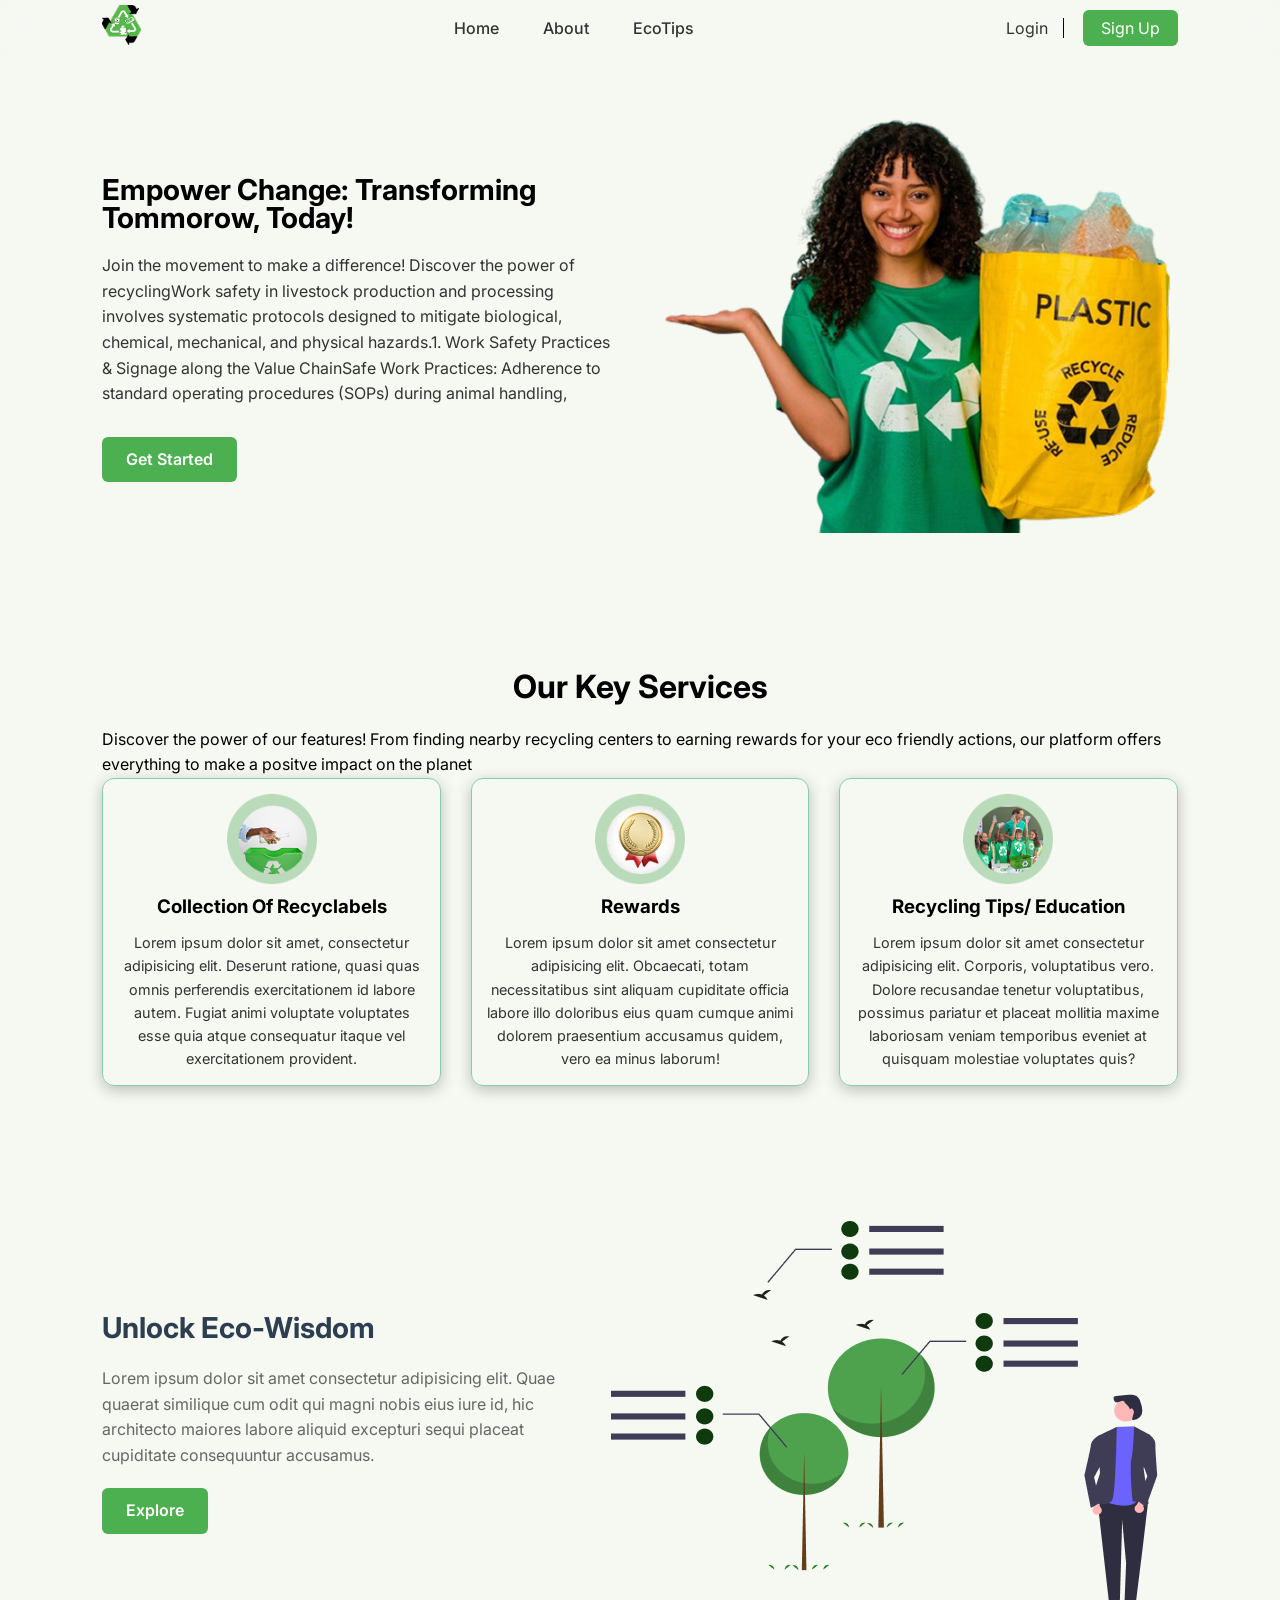
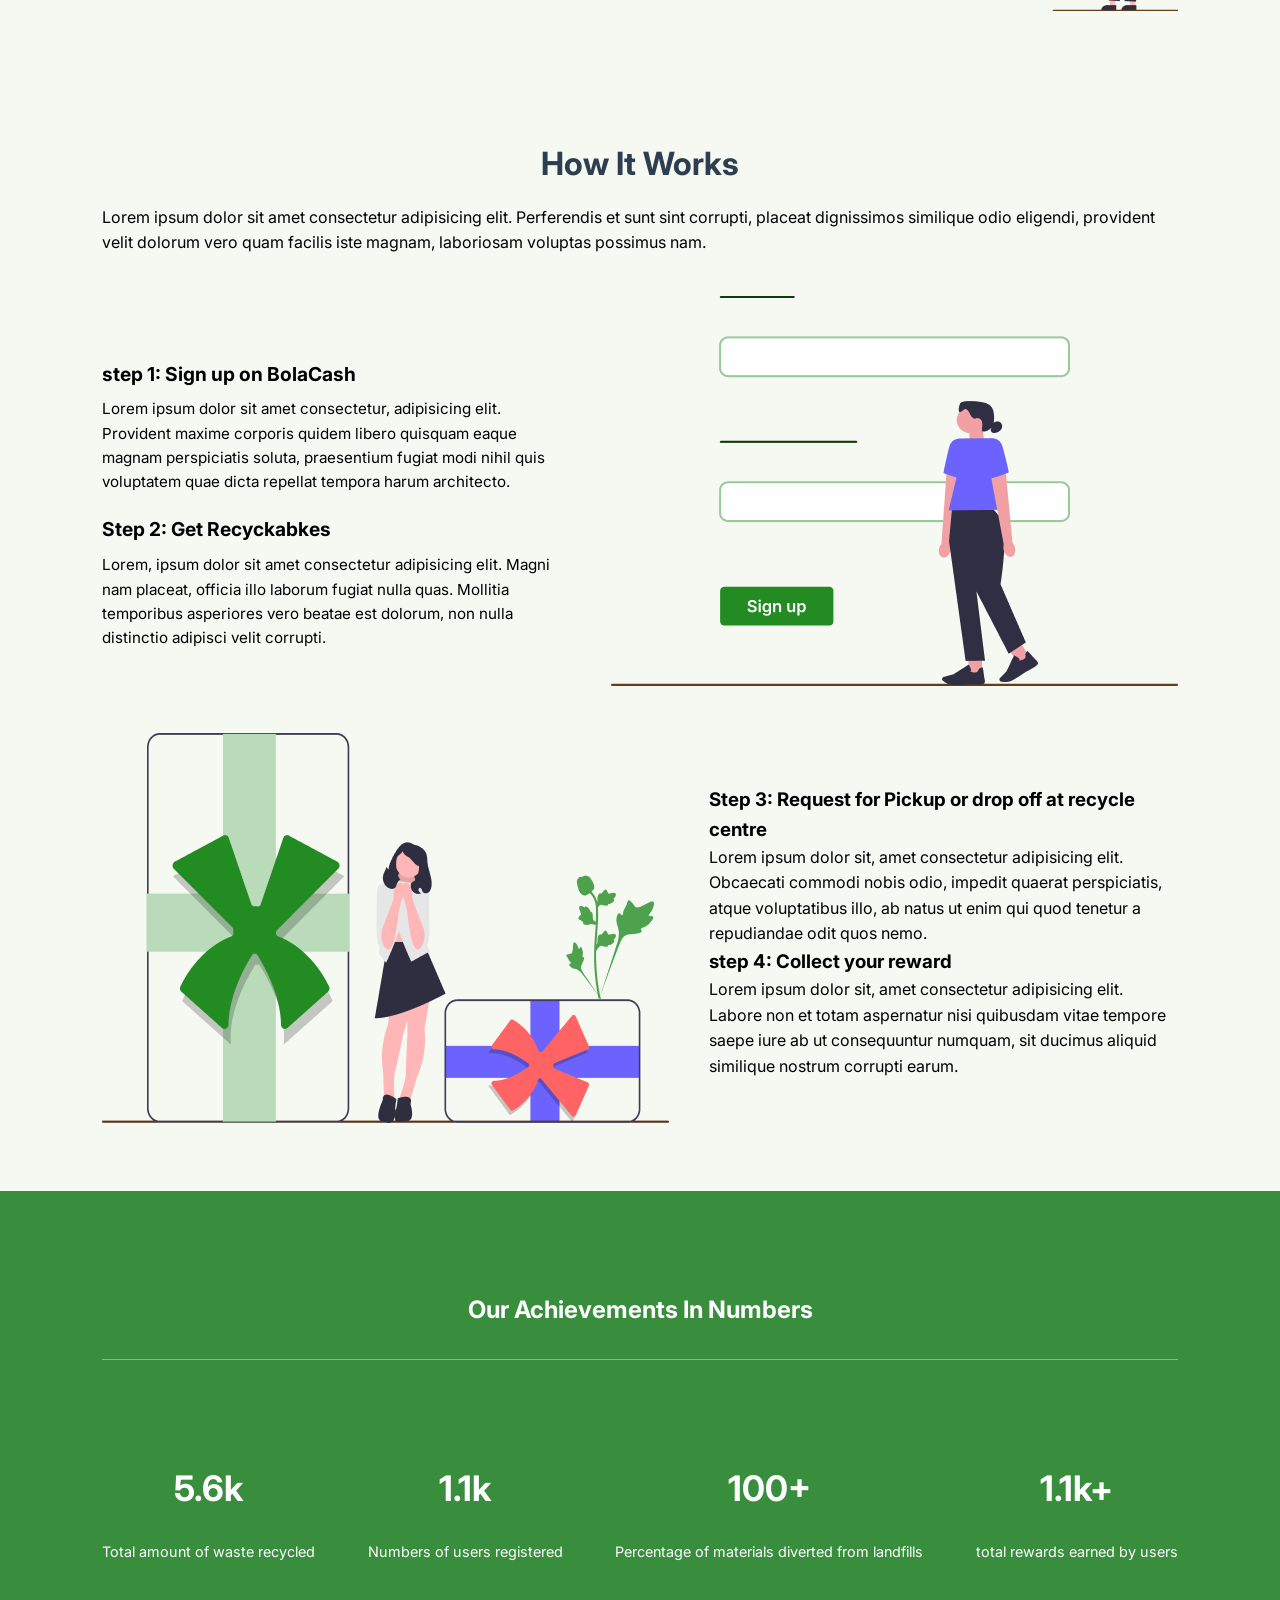
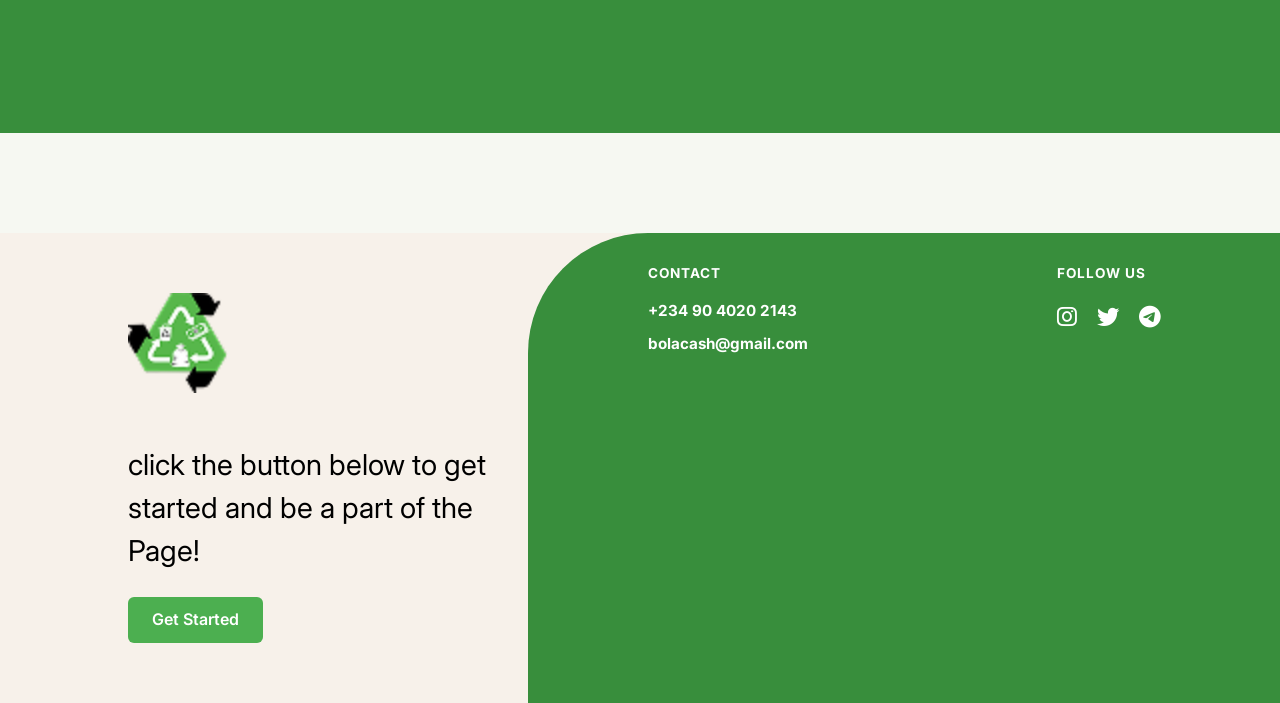
<file: index.html>
<!DOCTYPE html>
<html lang="en">
<head>
    <meta charset="UTF-8">
    <meta name="viewport" content="width=device-width, initial-scale=1.0">
    <title>Document</title>
    <link rel="stylesheet" href="index.css">
    <link rel="stylesheet" href="https://cdnjs.cloudflare.com/ajax/libs/font-awesome/6.4.0/css/all.min.css">
    <link rel="stylesheet" href="https://fonts.googleapis.com/css2?family=Inter:wght@400;500;600;700800&display=swap" rel="stylesheet">
</head>
<body>
<header class="navbar">
    <div class="logo">
        <img src="BOLA CASH LOGO.png" alt="Bola CashLogo">
    </div>
    <nav class="nav-links">
        
            <a href="#" class="nav-item active">Home</a>
            <a href="#">About</a>
            <a href="#">EcoTips</a>
    </nav>
    <div class="auth-buttons">
        <a href="signup-cash/login.html" class="btn btn-signin">Login</a>
        <a href="signup-cash/index.html" class="btn btn-signup">Sign Up</a>
    </div>
</header>
<section class="hero" id="home">
    <div class="hero-content">
        <h1>Empower Change: Transforming Tommorow, Today!</h1>
        <p>Join the movement to make a difference! Discover the power of recyclingWork safety in livestock production and processing involves systematic protocols designed to mitigate biological, chemical, mechanical, and physical hazards.1. Work Safety Practices & Signage along the Value ChainSafe Work Practices: Adherence to standard operating procedures (SOPs) during animal handling, </p>
        <a href="#" class="btn-green">Get Started</a>
    </div>
<div class="hero-image">
    <img src="young-mixed-race-woman-holding-recycled-plastic-bag-isolated-blue-background-showing-copy-space-palm-holding-another-hand-waist_1187-183210 1.png" alt="recycling illustration">
</div>
</section>
<section class="services" id="about">
<h2>Our Key Services</h2>
<p class="section-desk">Discover the power of our features! From finding nearby recycling centers to earning rewards for your eco friendly actions, our platform offers everything to make a positve impact on the planet</p>
<div class="services-grid">
    <div class="card">
        <div class="card-icon"><img src="Frame1.png" alt="Collection"></div>
        <h3>Collection Of Recyclabels</h3>  
        <p>Lorem ipsum dolor sit amet, consectetur adipisicing elit. Deserunt ratione, quasi quas omnis perferendis exercitationem id labore autem. Fugiat animi voluptate voluptates esse quia atque consequatur itaque vel exercitationem provident.</p>
     </div>
     <div class="card">
        <div class="card-icon"><img src="Frame2.png" alt="rewards"></div>
        <h3>Rewards</h3>
        <p>Lorem ipsum dolor sit amet consectetur adipisicing elit. Obcaecati, totam necessitatibus sint aliquam cupiditate officia labore illo doloribus eius quam cumque animi dolorem praesentium accusamus quidem, vero ea minus laborum!</p>
     </div>
     <div class="card">
        <div class="card-icon"><img src="Frame3.png" alt="Education"></div>
        <h3>Recycling Tips/ Education</h3>
        <p>Lorem ipsum dolor sit amet consectetur adipisicing elit. Corporis, voluptatibus vero. Dolore recusandae tenetur voluptatibus, possimus pariatur et placeat mollitia maxime laboriosam veniam temporibus eveniet at
             quisquam molestiae voluptates quis?</p>
     </div>
</div>
</section>
<section class="eco-wisdom" id="ecotips">
    <div class="wisdom-content">
        <h2>Unlock Eco-Wisdom</h2>
        <p>Lorem ipsum dolor sit amet consectetur adipisicing elit. Quae quaerat similique cum odit qui magni nobis eius iure id, hic architecto maiores labore aliquid excepturi sequi placeat cupiditate consequuntur accusamus.</p>
<a href="#" class="btn-green">Explore</a>
    </div>
    <div class="wisdom-image">
        <img src="undraw_environmental_study_re_q4q8 1.png" alt="eco wisdom illustration">
    </div>
</section>
<section class="how-it-works">
    <h2>How It Works</h2>
    <p class="section-desk">Lorem ipsum dolor sit amet consectetur adipisicing elit. Perferendis et sunt sint corrupti, placeat dignissimos similique odio eligendi, provident velit dolorum vero quam facilis iste magnam, laboriosam voluptas possimus nam.</p>
    <div class="works-row">
        <div class="works-text">
            <h3>step 1: Sign up on BolaCash</h3>
            <p>Lorem ipsum dolor sit amet consectetur, adipisicing elit. Provident maxime corporis quidem libero quisquam eaque magnam perspiciatis soluta, praesentium fugiat modi nihil quis voluptatem quae dicta repellat tempora harum architecto.</p>
            <h3>Step 2: Get Recyckabkes</h3>
            <p>Lorem, ipsum dolor sit amet consectetur adipisicing elit. Magni nam placeat, officia illo laborum fugiat nulla quas. Mollitia temporibus asperiores vero beatae est dolorum, non nulla distinctio adipisci velit corrupti.</p>
        </div>
        <div class="works-image">
            <img src="undraw_undraw_undraw_undraw_sign_up_ln1s_-1-_s4bc_-1-_ee41_-1-_kf4d 1.png" alt="sign  up illustration">
        </div>
    </div>
    <div class="works-row reverse">
        <div class="works-image">
            <img src="undraw_gifts_0ceh 1.png" alt="Pickup illustration">
        </div>
        <div class="works-test">
            <h3>Step 3: Request for Pickup or drop off at recycle centre</h3>
            <p>Lorem ipsum dolor sit, amet consectetur adipisicing elit. Obcaecati commodi nobis odio, impedit quaerat perspiciatis, atque voluptatibus illo, ab natus ut enim qui quod tenetur a repudiandae odit quos nemo.</p>

            <h3>step 4: Collect your reward</h3>
            <p>Lorem ipsum dolor sit, amet consectetur adipisicing elit. Labore non et totam aspernatur nisi quibusdam vitae tempore saepe iure ab ut consequuntur numquam, sit ducimus aliquid similique nostrum corrupti earum.</p>
        </div>
    </div>
</section>
<section class="achievements">
    <h2>Our Achievements In Numbers</h2>
    <div class="stats-grid">
        <div class="stat-item">
            <h3>5.6k</h3>
            <p>Total amount of waste recycled</p>
        </div>
        <div class="stat-item">
            <h3>1.1k</h3>
            <p>Numbers of users registered</p>
        </div>
        <div class="stat-item">
        <h3>100+</h3>
        <p>Percentage of materials diverted from landfills</p>
        </div>
        <div class="stat-item">
            <h3>1.1k+</h3>
            <p>total rewards earned by users</p>
        </div>
    </div>
</section>
<footer class="footer">
    <div class="footer-left">
        <img src="BOLA CASH LOGO.png" alt="Bola Cash Log" class="footer-logo">
        <p>click the button below to get started and be a part of the Page!</p>
        <a href="#" class="btn-green">Get Started</a>
    </div>
    <ul>
        <h4>Links</h4>
        <li><a href="#">Home</a></li>
        <li><a href="#about">About</a></li>
        <li><a href="#">EcoTips</a></li>
    </ul>
    <div class="footer-card">
        <div class="contact-info">
            <h4>CONTACT</h4>
            <p>+234 90 4020 2143</p>
            <p>bolacash@gmail.com</p>
        </div>
        <div class="social-links">
            <h4>FOLLOW US</h4>
            <div class="icons">
                <a href="#"><i class="fa-brands fa-instagram"></i></a>
                <a href="#"><i class="fa-brands fa-twitter"></i></a>
                <a href="#"><i class="fa-brands fa-telegram"></i></a>
            </div>
        </div>
    </div>
</footer>
</body>
</html>
</file>
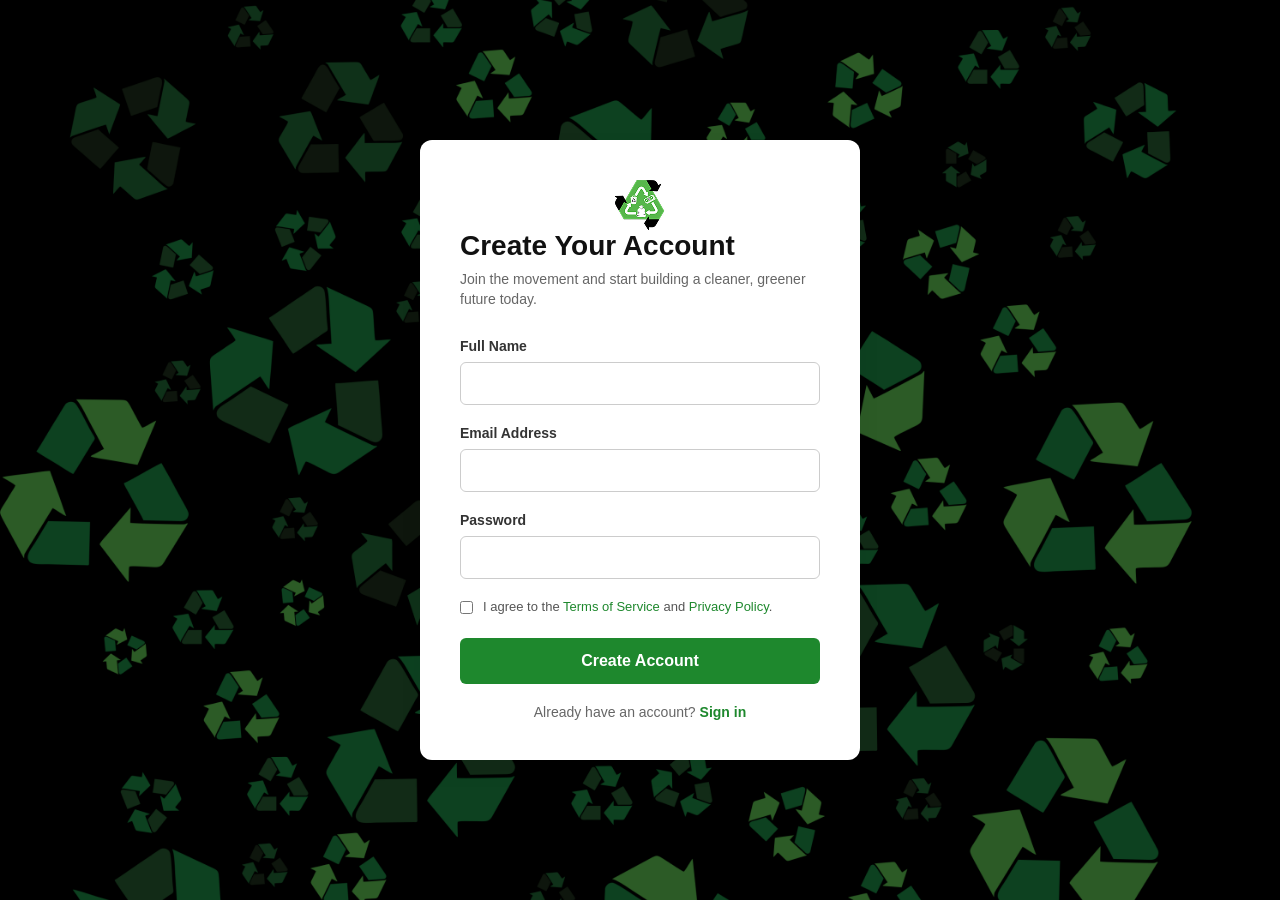
<file: signup-cash/index.html>
<!DOCTYPE html>
<html lang="en">
<head>
  <meta charset="UTF-8">
  <meta name="viewport" content="width=device-width, initial-scale=1.0">
  <title>BolaCash - SignUp</title>
  <link rel="stylesheet" href="style.css">
</head>
<body>
  <main class="signup-container">
    <div class="form-card">
      <img src="BOLA CASH LOGO.png">
      <h2>Create Your Account</h2>
      <p class="subtitle">Join the movement and start building a cleaner, greener future today.</p>

      <form action="#" method="POST" class="signup-form">
        <div class="input-group">
          <label for="fullname">Full Name</label>
          <input type="text" id="fullname" name="fullname"  required>
        </div>

        <div class="input-group">
          <label for="email">Email Address</label>
          <input type="email" id="email" name="email"  required>
        </div>

        <div class="input-group">
          <label for="password">Password</label>
          <input type="password" id="password" name="password"  required>
        </div>

        <div class="checkbox-group">
          <input type="checkbox" id="terms" required>
          <label for="terms">I agree to the <a href="#">Terms of Service</a> and <a href="#">Privacy Policy</a>.</label>
        </div>

        <button type="submit" class="btn-submit">Create Account</button>
      </form>

      <p class="footer-text">Already have an account? <a href="#">Sign in</a></p>
    </div>
  </main>

</body>
</html>
</file>
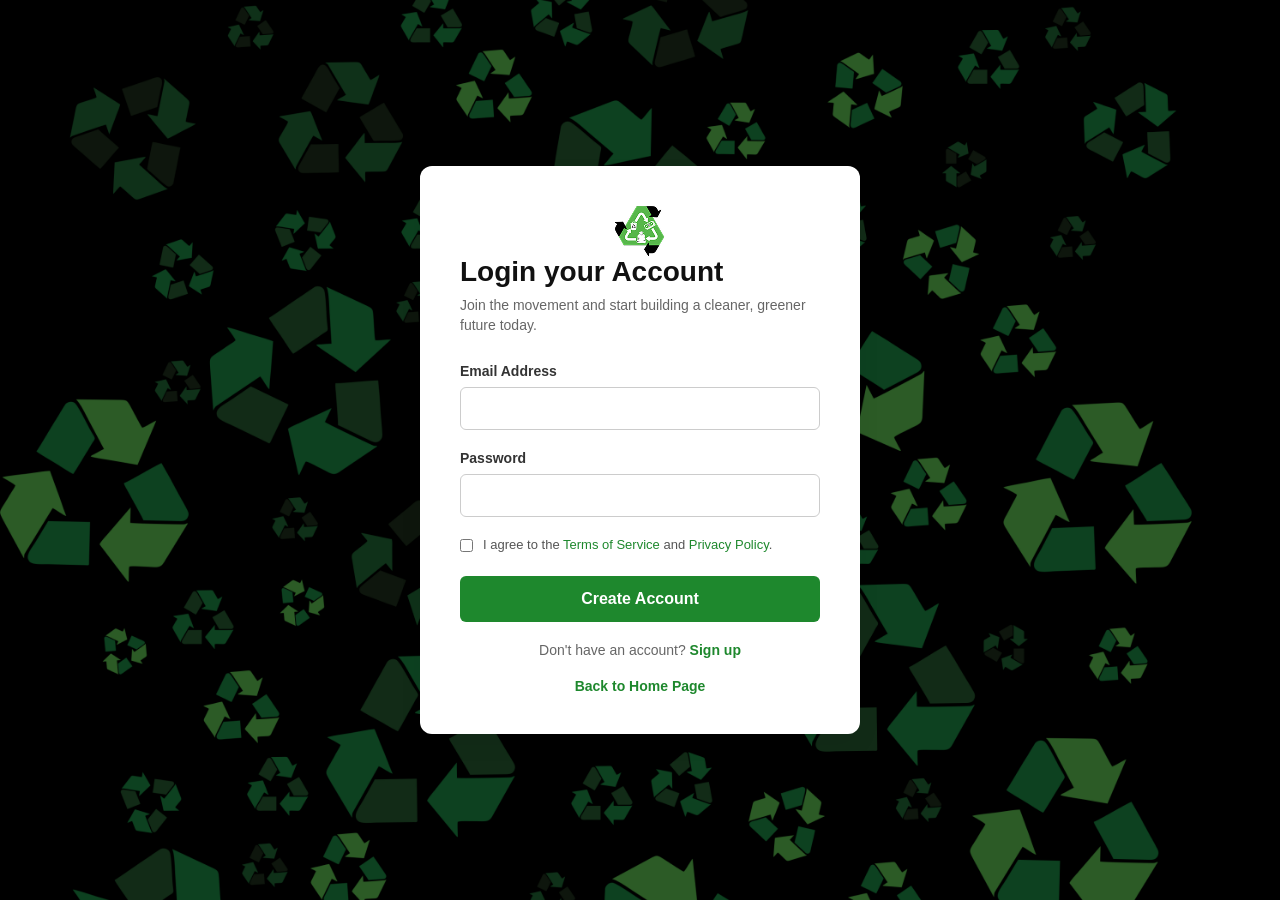
<file: signup-cash/login.html>
<!DOCTYPE html>
<html lang="en">
<head>
    <meta charset="UTF-8">
    <meta name="viewport" content="width=device-width, initial-scale=1.0">
    <title>Document</title>
    <link rel="stylesheet" href="style.css">
</head>
<body>
  <!DOCTYPE html>
<html lang="en">
<head>
  <meta charset="UTF-8">
  <meta name="viewport" content="width=device-width, initial-scale=1.0">
  <title>BolaCash - SignUp</title>
  <link rel="stylesheet" href="style.css">
</head>
<body>
  <main class="signup-container">
    <div class="form-card">
      <img src="BOLA CASH LOGO.png">
      <h2>Login your Account</h2>
      <p class="subtitle">Join the movement and start building a cleaner, greener future today.</p>

      <form action="#" method="POST" class="signup-form">
       

        <div class="input-group">
          <label for="email">Email Address</label>
          <input type="email" id="email" name="email"  required>
        </div>

        <div class="input-group">
          <label for="password">Password</label>
          <input type="password" id="password" name="password"  required>
        </div>

        <div class="checkbox-group">
          <input type="checkbox" id="terms" required>
          <label for="terms">I agree to the <a href="#">Terms of Service</a> and <a href="#">Privacy Policy</a>.</label>
        </div>

        <button type="submit" class="btn-submit">Create Account</button>
      </form>

      <p class="footer-text">Don't have an account? <a href="index.html">Sign up</a></p>
      <p class="footer-text"><a href="../index.html">Back to Home Page</a></p>
    </div>
  </main>

</body>
</html>
</body>
</html>
</file>
<file: index.css>
:root {
    --primary-green: #4caf50;
    --dark-green: #388e3c;
    --bg-color: #f6f8f2;
    --bg-t-color: #f6f8f26c;
    --text-dark: #333333;
    --text-gray: #666666;
    --card-bg: #fffff;
}

* {
    box-sizing: border-box;
    margin: 0;
    padding: 0;
}

body {
    background-color: var(--bg-color);
    color: black;
    line-height: 1.6;
    font-family: "Inter", sans-serif;
}

.btn-green {
    background-color: var(--primary-green);
    color: white;
    padding: 10px 24px;
    border-radius: 6px;
    text-decoration: none;
    font-weight: 600;
    display: inline-block;
    transition: 0.3 ease;
}

.btn-green:hover {
    background-color: var(--dark-green);
}

h2 {
    text-align: center;
    font-size: 2rem;
    margin-bottom: 15px;
    color: #2c3e50;
}

.section-desc {
    text-align: center;
    max-width: 800px;
    margin: 0 auto 40px auto;
    color: var(--text-gray);
}

.navbar {
    display: flex;
    justify-content: space-between;
    align-items: center;
    padding: 5px 8%;
    background-color: var(--bg-t-color);
    backdrop-filter: blur(20px);
    position: sticky;
    top: 0; 
    z-index: 30;
}

.logo img {
    height: 40px;
}

.nav-links a {
    margin: 0 20px;
    text-decoration: none;
    color: var(--text-dark);
    font-weight: 500;
}

.auth-buttons .btn-signin {
    margin-right: 15px;
    text-decoration: none;
    color: var(--text-dark);
    gap: 15px;
    border-right: 1.5px solid black;
    padding-right: 15px;
}

.auth-buttons .btn-signup {
    background-color: var(--primary-green);
    color: white;
    padding: 8px 18px;
    border-radius: 6px;
    text-decoration: none;
}

.hero {
    display: flex;
    align-items: center;
    justify-content: space-between;
    padding: 60px 8%;
    gap: 40px;
}

.hero-content {
    flex: 1;
}

.hero-content h1 {
    font-size: 1.8rem;
    color: black;
    line-height: 1.0;
    margin-bottom: 20px;


}

.hero-content p {
    color: var(--text-dark);
    margin-bottom: 30px;

}

.hero-image {
    flex: 1;
    text-align: right;
}

.hero-image img {
    max-width: 100%;
    height: auto;
}

.services {
    padding: 60px 8%;
}

.services h2 {
    align-items: center;
    font-size: 2rem;
    color: black;
}

.services-grid {
    display: grid;
    grid-template-columns: repeat(auto-fit, minmax(280px, 1fr));
    gap: 30px;
    align-items: center;
}

.card {
    background-color: var(--card-bg);
    padding: 15px;
    border-radius: 12px;
    border: 1px solid #71c79dda;
    margin-bottom: 15px;
    box-shadow: 0 4px 15px rgba(0, 0, 0, 0.24);
    justify-content: center;
    text-align: center;
    transition: tranform 0.3s ease, box-shadow 0.3s ease;
}

.card-icon img {
    width: 90px;
    height: 90px;
}

.card p {
    font-size: 0.9rem;
    color: var(--text-dark);
}

.card h3 {
    margin-bottom: 10px;
}

.eco-wisdom {
    display: flex;
    align-items: center;
    padding: 60px 8%;
    gap: 40px;
}

.wisdom-content {
    flex: 1;
}

.wisdom-content h2 {
    text-align: left;
    font-size: 1.8rem;

}

.wisdom-content p {
    color: var(--text-gray);
    margin-bottom: 20px;
}

.wisdom-image {
    flex: 1;
}

.wsidom image img {
    max-width: 100%;
}

.how-it-works {
    padding: 60px 8%;
}

.works-row {
    display: flex;
    align-items: center;
    justify-content: space-between;
    gap: 40px;
    margin-top: 40px;
}

.work-row.reverse {
    flex-direction: row-reverse;
}

.works-text {
    flex: 1;
}

.works-text h3 {
    font-size: 1.2rem;
    margin-top: 20px;
    margin-bottom: 8px;
}

.works-text p {
    color: black;
    font-size: 0.95rem;
}

.works-image {
    flex: 1;
}


.achievements {
    background-color: var(--dark-green);
    color: white;
    padding: 100px 8%;
    margin-bottom: 100px;
    align-items: center;
}

.achievements h2 {
    color: white;
    text-align: center;
    margin-bottom: 30px;
    font-size: 1.5rem;

}

.stats-grid {
    display: flex;
    justify-content: space-between;
    gap: 20px;
    border-top: 1px solid rgba(255, 255, 255, 0.4);
    padding-top: 90px;
    align-items: center;
}

.stat-item {
    display: flex;
    flex-direction: column;
    gap: 10px;
}

.stat-item h3 {
    font-size: 2.2rem;
    color: white;
    text-align: center;
    padding-top: 10px;
    margin-bottom: 13px;

}

.stat-item p {
    font-size: 0.9rem;
    opacity: 0.9rem;
    color: white;
    padding-bottom: 50px;
    text-align: center;
    margin-bottom: 20px;
}

.footer {
    position: relative;
    display: flex;
    justify-content: space-between;
    align-items: stretch;
    padding: 0 0 0 10%;
    overflow: hidden;
    margin-top: 7px;
    overflow: hidden;
    background-color: #f7f1ebf3;

}

.footer-left {
    max-width: 400px;
    flex: 1;
    padding: 60px 20px 60px 0;
    display: flex;
    flex-direction: column;
    align-items: flex-start;
}

.footer-logo {
    height: 100px;
    margin-bottom: 50px;
}

.footer-left p {
    color: black;
    margin-bottom: 20px;
    font-size: 1.8rem;
    line-height: 1.5;
    margin-bottom: 25px;
}

/* footer card */
.footer-card {
    background-color: var(--dark-green);
    color: white;
    padding: 30px 20px;
    border-top-left-radius: 120px;
    display: flex;
    gap: 50px;
    flex: 1.2;
    justify-content: space-around;
    align-items: flex-start;
    width: 100%;

}

.footer ul {
    display: none;
    line-height: 2;
    list-style: none;
}

.footer ul li a {
    color: black;
    text-decoration: none;
}

.footer-card h4,
.footer ul h4 {
    font-size: 0.85rem;
    letter-spacing: 1px;
    margin-bottom: 15px;
    font-weight: 700;
    text-transform: uppercase;
}

.footer-card p {
    font-weight: bold;
    margin-bottom: 8px;
    font-size: 0.95rem;
}

.icons {
    display: flex;
    gap: 20px;
    margin-top: 10px;
}

.icons a {
    color: white;
    font-size: 1.4rem;
}

@media(max-width: 768px) {
    .logo {
        flex-direction: column;
        align-items: center;
        gap: 15px;
        padding: 15px 20px;
    }

    .nav-links {
        display: none;
        flex-wrap: wrap;
        justify-content: center;
        gap: 15px;
        align-items: center;
    }

    .nav-links a {
        margin: 0 5px;
    }

    .auth-buttons {
        display: flex;
        align-items: center;
        justify-content: center;
        gap: 10px;
    }

    .btn-signin {
        padding-right: 10px;
    }

    .btn-signup {
        white-space: nowrap;
        padding: 8px 16px;
    }

    .hero {
        display: flex;
        flex-direction: column;
        align-items: flex-start;
        padding: 20px;
        gap: 20px;

    }

    .hero-content,
    .wisdom-content,
    .works-text,
    .services-grid {
        width: 100%;
    }

    .eco-wisdom,
    .works-row,
    .work-row.reverse,
    .services,
    .stats-grid,
    .footer {
        display: flex;
        flex-direction: column;
        align-items: flex-start;
        text-align: left;
        width: 100%;

        gap: 16px;
    }


    h1,
    h2,
    h3 {
        text-align: left;
        font-size: 1.0rem;
        line-height: 1.25rem;
        letter-spacing: -0.02rem;
        color: #111111;

    }

    p {
        text-align: left;
        font-size: 0.95rem;
        line-height: 1.6;
        color: black;
        letter-spacing: 0.1rem;
    }

    .wisdom-image,
    .hero-image,
    .works-image {
        max-width: 280px;
        height: auto;
        width: 100%;
    }

    .hero-image img,
    .works-image img,
    .wisdom-image img {
        max-width: 280px;
        width: 100%;
        height: auto;
    }

    .stats-grid,
    .services-grid,
    .card {
        display: grid;
        grid-template-columns: 1fr;
        gap: 16px;
        width: 100%;
        color: white;
        text-align: center;
        justify-content: center;
        align-items: center;
    }

    .stats-grid {
        color: white;
        padding: 24px 16px;
        border-radius: 8px;
    }

    .stats-grid,
    .stat-item {
        border-bottom: white;
        padding-bottom: 12px;
        margin-bottom: 12px;
    }

    .footer-card {
        width: 100%;
        border: 1.5px solid #1e7e34;
    }

    .icons {
        display: flex;
        gap: 12px;
        margin-top: 16px;
    }

    .stat-item {
        width: 100%;
        padding-bottom: 24px;
        margin-bottom: 24px;
        border-bottom: 1px solid rgba(245, 237, 237, 0.4);
        gap: 12px;
    }

    .nav-links a.active {
        color: #111111;
        font-weight: 700;
    }
    .footer ul{
        display: block;
        padding: 0 20px;
    }
}
</file>
<file: signup-cash/style.css>
/* Base Reset & Fonts */
* {
  box-sizing: border-box;
  margin: 0;
  padding: 0;
  font-family: 'Segoe UI', Tahoma, Geneva, Verdana, sans-serif;
}

body {
  background-color: black;
  color: #111;
  min-height: 100vh;
  display: flex;
  flex-direction: column;
  background-image: url('repeated-recycle-icon-background-k7GlU7aS.png'); /* Path to your image */
  background-repeat: no-repeat;            /* Prevents the image from tiling */
  background-size: cover;                 /* Scales image to cover the full page */
  background-position: center center;     /* Centers the image */
  background-attachment: fixed;
}


/* Sign Up Container */
.signup-container {
  flex: 1;
  display: flex;
  justify-content: center;
  align-items: center;
  padding: 40px 20px;
}

.form-card {
  background-color: #ffffff;
  padding: 40px;
  border-radius: 12px;
  width: 100%;
  max-width: 440px;
  box-shadow: 0 10px 25px rgba(0, 0, 0, 0.05);
}
.form-card img{
display: block;
  margin-left: auto;
  margin-right: auto;
  max-width: 100%;
  height: auto;
}

.form-card h2 {
  font-size: 28px;
  margin-bottom: 8px;
  color: #111;
}

.form-card .subtitle {
  color: #666;
  font-size: 14px;
  margin-bottom: 28px;
  line-height: 1.4;
}

/* Form Controls */
.input-group {
  margin-bottom: 20px;
  display: flex;
  flex-direction: column;
}

.input-group label {
  font-size: 14px;
  font-weight: 600;
  margin-bottom: 8px;
  color: #333;
}

.input-group input {
  padding: 12px 14px;
  border: 1px solid #ccc;
  border-radius: 6px;
  font-size: 15px;
  outline: none;
  transition: border-color 0.2s;
}

.input-group input:focus {
  border-color: #1e882d;
}

.checkbox-group {
  display: flex;
  align-items: flex-start;
  gap: 10px;
  font-size: 13px;
  color: #555;
  margin-bottom: 24px;
}

.checkbox-group input {
  margin-top: 2px;
  accent-color: #1e882d;
}

.checkbox-group a {
  color: #1e882d;
  text-decoration: none;
}

.btn-submit {
  width: 100%;
  padding: 14px;
  background-color: #1e882d;
  color: white;
  border: none;
  border-radius: 6px;
  font-size: 16px;
  font-weight: bold;
  cursor: pointer;
  transition: background-color 0.2s;
}

.btn-submit:hover {
  background-color: #166822;
}

.footer-text {
  text-align: center;
  margin-top: 20px;
  font-size: 14px;
  color: #666;
}

.footer-text a {
  color: #1e882d;
  font-weight: 600;
  text-decoration: none;
}
</file>
